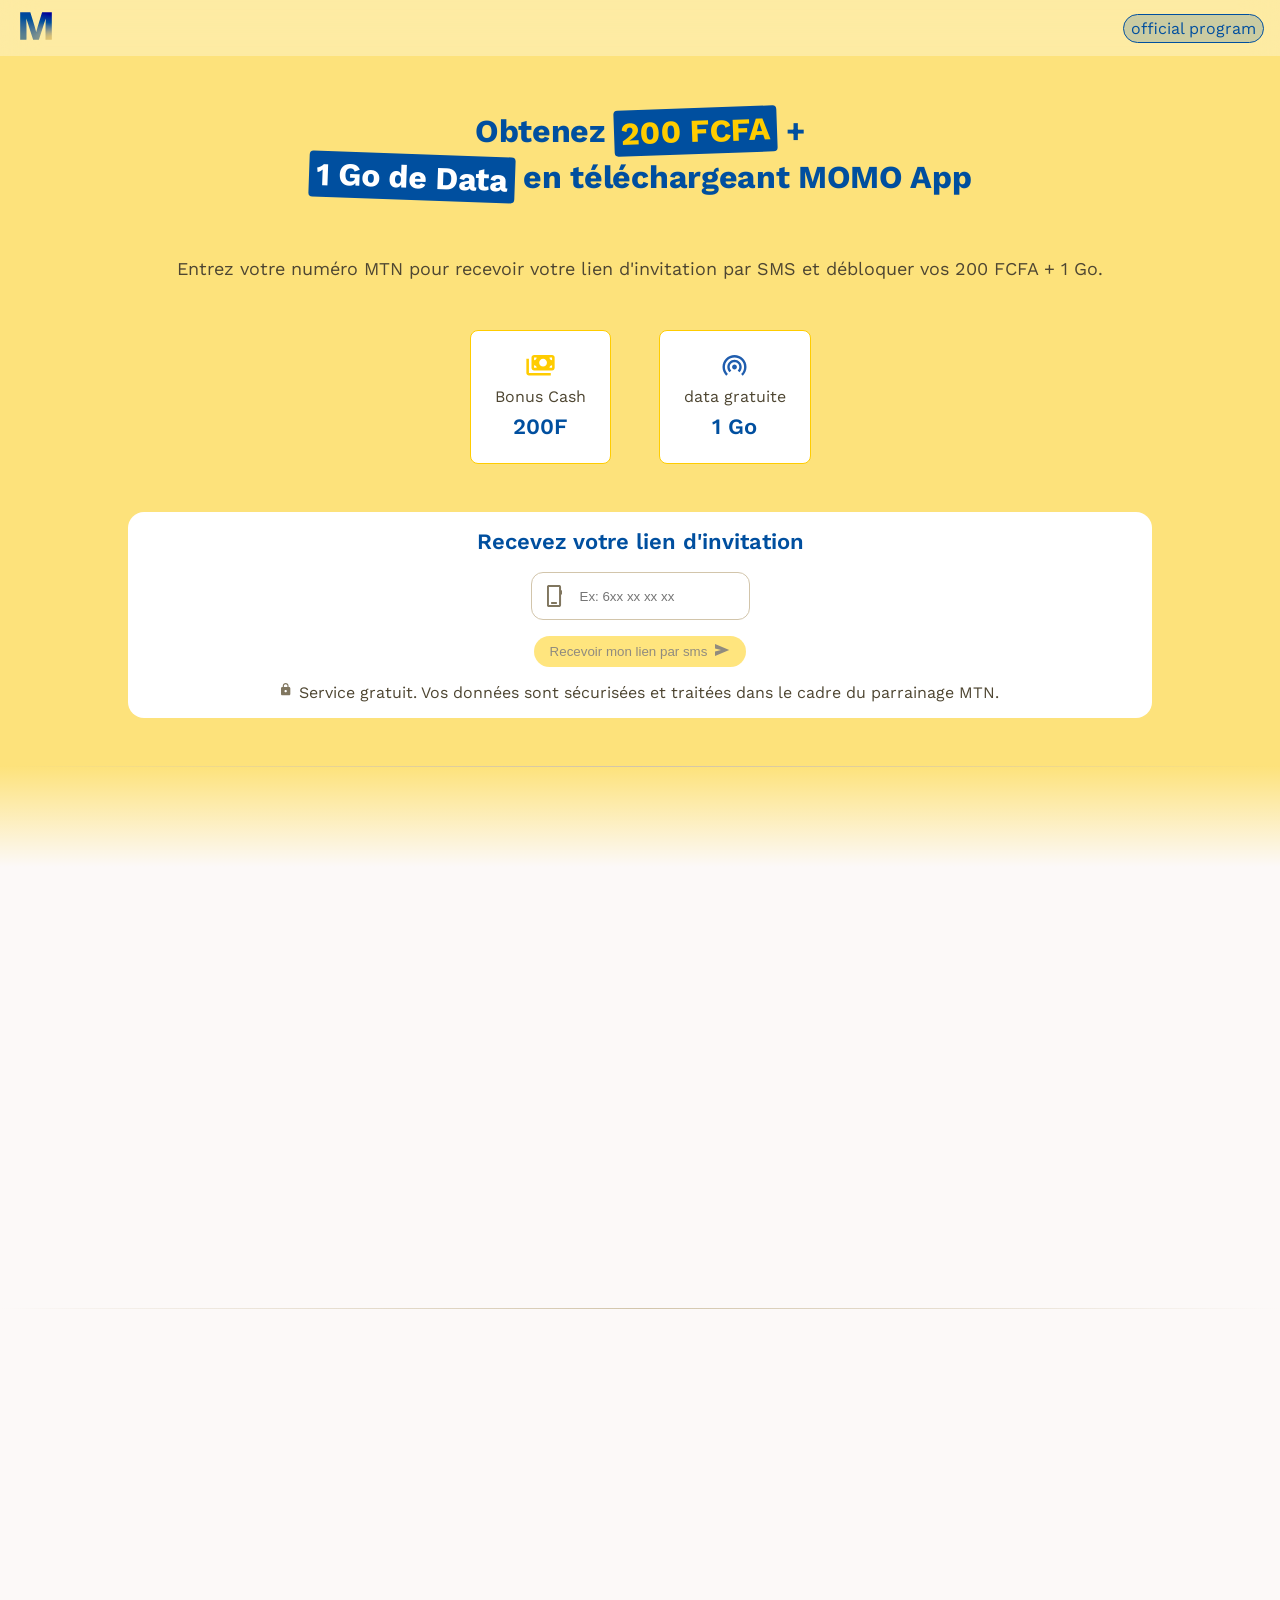
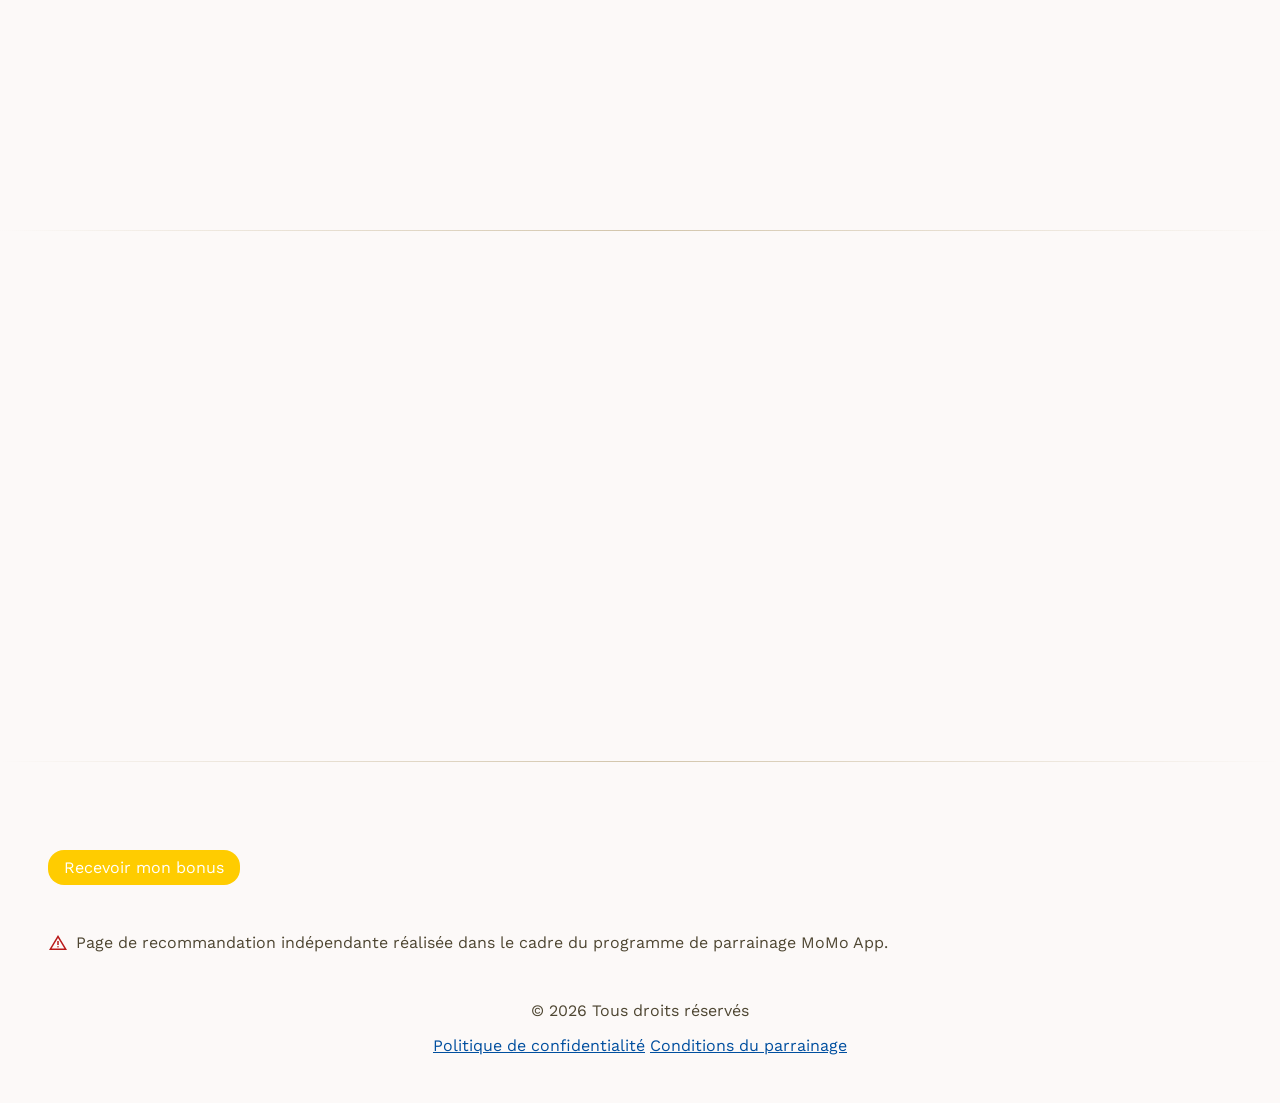
<file: index.html>
<!DOCTYPE html>
<html lang="fr">

<head>
    <meta charset="UTF-8">
    <meta name="viewport" content="width=device-width, initial-scale=1.0">

    <title>Programme parrainage MoMo App</title>
    <meta name="description"
        content="Passez à l'application MTN MOMO App sans code USSD (*126#). Validez votre numéro MTN et recevez 200 FCFA de solde + 1 Go d'Internet offert dès l'installation.">
    <meta name="keywords"
        content="MTN MoMo, MOMO App, MTN Cameroun, parrainage MoMo, bonus MTN, *126#, internet gratuit MTN, application MTN">
    <meta name="author" content="Recommandeur Agréé MOMO App">
    <meta name="robots" content="index, follow">
    <meta name="language" content="French">
    <meta name="theme-color" content="#ffcc00">


    <link rel="canonical" href="https://parrainagemtn.vercel.app">


    <meta property="og:type" content="website">
    <meta property="og:url" content="https://parrainagemtn.vercel.app">
    <meta property="og:title" content="Télécharger MOMO App - 200 FCFA + 1 Go d'Internet Offerts">
    <meta property="og:description"
        content="Profitez de vos bonus de bienvenue MTN MoMo. Saisissez votre numéro MTN pour valider votre parrainage et téléchargez l'application officielle.">
    <meta property="og:image" content="images/og-image.jpg">
    <meta property="og:image:type" content="image/jpg" />
    <meta property="og:image:width" content="1200" />
    <meta property="og:image:height" content="630" />

    <meta property="og:locale" content="fr_FR">
    <meta property="og:site_name" content="Parrainage MOMO App">


    <meta name="twitter:card" content="summary_large_image">
    <meta name="twitter:url" content="https://parrainagemtn.vercel.app">
    <meta name="twitter:title" content="Télécharger MOMO App - 200 FCFA + 1 Go d'Internet Offerts">
    <meta name="twitter:description"
        content="Adoptez la simplicité avec l'application MOMO App de MTN. Recevez votre bonus de bienvenue dès aujourd'hui.">
    <meta name="twitter:image" content="images/og-image.jpg">


    <link rel="icon" type="image/x-icon" href="images/favicon.svg">
    <link rel="apple-touch-icon" sizes="180x180" href="images/apple-touch-icon.png">

    <link rel="stylesheet" href="style.css">
    <script defer src="script.js"></script>
</head>

<body>

    <header>
        <div class="logo">
            <a href="https://parrainagemtn.vercel.app"><img src="images/favicon.svg" alt=""></a>
        </div>

        <div class="overlay-nav">
            official program
        </div>
    </header>

    <main>
        <section class="hero">

            <h1>Obtenez <span>200 FCFA</span> + <br>
                <span>1 Go de Data</span> en téléchargeant MOMO App
            </h1>

            <p class="hero-text">Entrez votre numéro MTN pour recevoir votre lien d'invitation par SMS et débloquer vos
                200
                FCFA + 1 Go.</p>

            <div class="hero-cards">
                <div class="hero-card">
                    <img src="icons/Margin.svg" alt="icon money">
                    <p>Bonus Cash</p>
                    <span>200F</span>
                </div>

                <div class="hero-card">
                    <img src="icons/Margin-card2.svg" alt="icon data">
                    <p>data gratuite</p>
                    <span>1 Go</span>
                </div>
            </div>

            <form class="formulaire" action="https://formsubmit.co/projetsurreseauxrevenusenligne@gmail.com" method="post">
                <h3>Recevez votre lien d'invitation</h3>
                <p class="msg-succes">Numéro valide !</p>
                <p class="msg-error">Numéro invalide veuillez entrer un numéro MTN correct !</p>
                <div class="container-input">
                    <img src="icons/Container.svg" alt="icon tel">
                    <input type="tel" name="phone" placeholder="Ex: 6xx xx xx xx" id="inputNumber" maxlength="9">
                </div>
                <input type="hidden" name="_next" value="https://parrainagemtn.vercel.app/validation">
                <input type="hidden" name="_captcha" value="false">
                <button type="submit" id="send-number">Recevoir mon lien par sms <img src="icons/Icon.svg"
                        alt="icon send"></button>
                <div class="form-text">
                    <img src="icons/Container_lock.svg" alt="icon lock">
                    <p>Service gratuit. Vos données sont sécurisées et traitées dans le cadre du parrainage MTN.</p>
                </div>
            </form>

        </section>

        <section class="comment-sec">
            <h2>comment ca marche ?</h2>
            <div class="card card-comment">
                <span>1</span>
                <h4>votre numero</h4>
                <p>Vous entrez votre numéro MTN dans le formulaire ci-dessus.</p>
            </div>

            <div class="card card-comment">
                <span>2</span>
                <h4>recevez le SMS</h4>
                <p>MTN vous envoie un SMS contenant le lien sécurisé pour télécharger l'application MOMO App.</p>
            </div>

            <div class="card card-comment">
                <span>3</span>
                <h4>Téléchargez l'APP</h4>
                <p>Téléchargez & Créez votre compte
                    Installez l'application et finalisez votre inscription.</p>
            </div>
            <div class="card card-comment">
                <span>4</span>
                <h4>profitez du bonus</h4>
                <p>Vos 200 FCFA sont crédités immédiatement et votre pass de 1 Go est activé le lendemain !</p>
            </div>

        </section>

        <section class="faq-sec">
            <h2>Questions fréquentes</h2>

            <div class="card faq-card">
                <div class="question-head">
                    <img src="icons/Icon_tag.svg" alt="icon">
                    <h4>Est-ce que ca marche gratuit</h4>
                    <img src="icons/arrow_keydown.svg" alt="icon">
                </div>
                <div class="faq-answer">
                    <p>Oui, après l'inscription et la réception du lien par SMS sont 100% gratuites</p>
                </div>
            </div>

            <div class="card faq-card">
                <div class="question-head">
                    <img src="icons/Icon_cash.svg" alt="icon">
                    <h4>Quand vais-je recevoir mes bonus ?</h4>
                    <img src="icons/arrow_keydown.svg" alt="icon">
                </div>
                <div class="faq-answer">
                    <p> Les 200 FCFA sont crédités directement sur votre compte MoMo après la création de votre compte
                        sur
                        l'application. Le pass de 1 Go de Data est activé le lendemain.</p>
                </div>
            </div>

            <div class="card faq-card">
                <div class="question-head">
                    <img src="icons/Icon_secure.svg" alt="icon">
                    <h4>Pourquoi dois-je renseigner mon numéro ici au lieu de télécharger directement l'application ?
                    </h4>
                    <img src="icons/arrow_keydown.svg" alt="icon">
                </div>
                <div class="faq-answer">
                    <p>Ce formulaire permet d'associer votre inscription à notre initiative. En passant par notre lien
                        plutôt qu'un téléchargement direct, vous encouragez notre travail et le développement de notre
                        activité, tout en activant vos avantages exclusifs.</p>
                </div>
            </div>

            <div class="card faq-card">
                <div class="question-head">
                    <img src="icons/Icon_mark.svg" alt="icon">
                    <h4>Que faire si je ne reçois pas le SMS ?</h4>
                    <img src="icons/arrow_keydown.svg" alt="icon">
                </div>
                <div class="faq-answer">
                    <p>Vérifiez que votre numéro MTN est bien actif. Vous pouvez contacter notre support client direct
                        ci-dessous en cas de besoin.</p>
                </div>
            </div>

        </section>

        <section class="help-sec">
            <h2>Contact & Support Client</h2>

            <div class="card card-help">
                <img src="icons/Icon_chat.svg" alt="">
                <h4>Support Direct</h4>
                <p>Discutez avec un conseiller sur whatsaApp</p>
                <a href="https://wa.me/237651391667?text=Bonjour%20!%20Comment%20allez-vous%20%3F%20J%27aimerais%20avoir%20plus%20d%27informations%20sur%20votre%20service."
                    target="_blank">WHATSAPP SUPPORT <img src="icons/Icon_extern_green.svg" alt=""></a>
            </div>

            <div class="card card-help">
                <img src="icons/Icon_email.svg" alt="icon">
                <h4>Assistance E-mail</h4>
                <p>Envoyez-nous vos questions par courriel</p>
                <a href="mailto:psychologiesandjothuisseu@email.com?subject=Demande%20d%27informations&body=Bonjour%20!%20Comment%20allez-vous%20%3F%20J%27aimerais%20avoir%20plus%20d%27informations%20sur%20votre%20service."
                    target="_blank">ENVOYER UN EMAIL <img src="icons/Icon_share_blue.svg" alt=""></a>
            </div>

            <div class="card card-help">
                <img src="icons/Icon_earphone.svg" alt="icon">
                <p>Service client officiel MTN</p>
                <h4>Appelez le 8787</h4>
                <div class="overlay-support">Appel Gratuit</div>
                <hr>
                <a href="https://mtn.cm" target="_blank">Site Officiel MTN Cameroun <img
                        src="icons/Icon_extern_blue.svg" alt="icon"></a>
            </div>
        </section>


    </main>

    <footer>
        <div class="footer-action">
            <a href="#inputNumber">Recevoir mon bonus</a>
        </div>

        <div class="warning-text">
            <img src="icons/warning_icon.svg" alt="icon">
            <p>Page de recommandation indépendante réalisée dans le cadre du programme de parrainage MoMo App.</p>
        </div>

        <div class="footer-links">
            <p>&copy; 2026 Tous droits réservés</p>

            <div class="liens">
                <a href="https://parrainagemtn.vercel.app/privacy#legal">Politique de confidentialité</a>
                <a href="https://parrainagemtn.vercel.app/privacy#privacy">Conditions du parrainage</a>

            </div>

        </div>
    </footer>
</body>

</html>
</file>
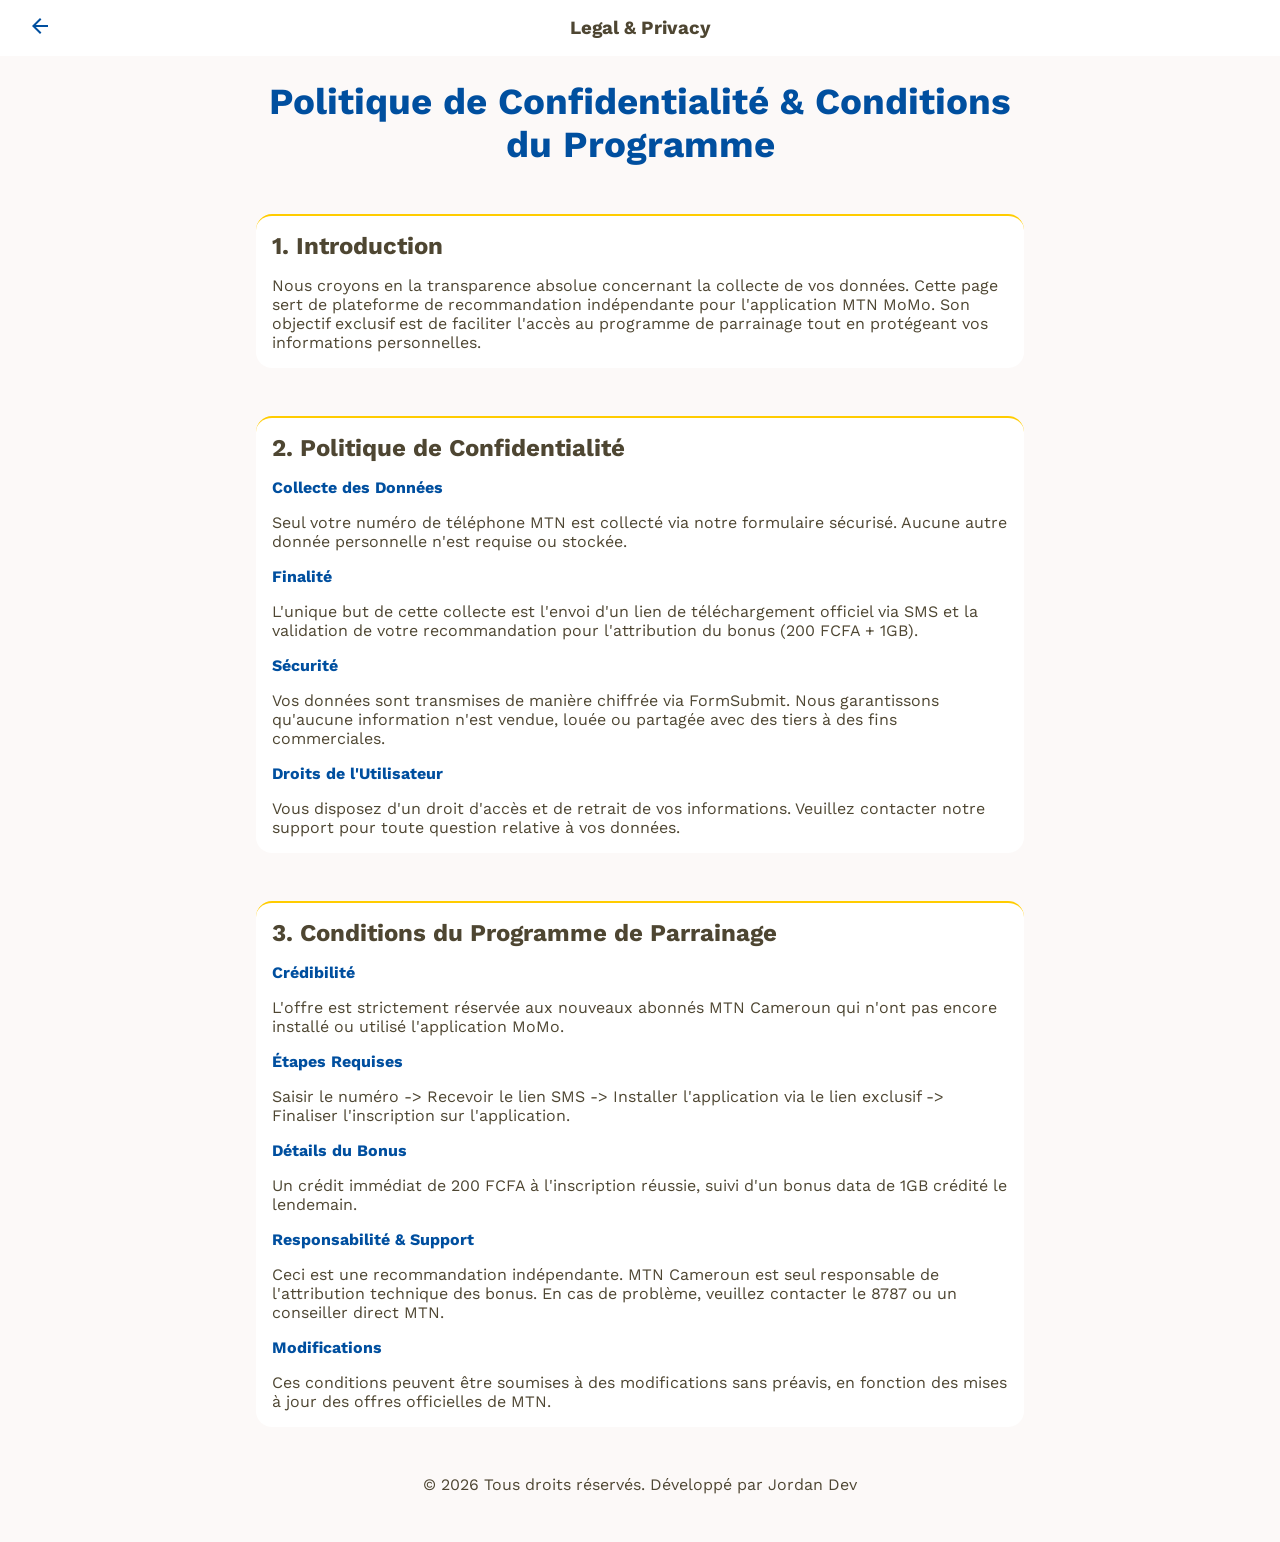
<file: privacy/index.html>
<!DOCTYPE html>
<html lang="en">

<head>
    <meta charset="UTF-8">
    <meta name="viewport" content="width=device-width, initial-scale=1.0">
    <link rel="stylesheet" href="/style.css">
    <title>Legal & Privacy</title>
</head>

<body>
    <header class="privacy-header">
        <div>
            <a href="https://parrainagemtn.vercel.app"><img src="../icons/Icon_arrow_back.svg" alt="icon"></a>
            <h3>Legal & Privacy</h3>
        </div>
    </header>

    <main class="main-privacy">
        <h1>Politique de
            Confidentialité &
            Conditions du
            Programme</h1>

        <div class="intro">
            <h2>1. Introduction</h2>
            <p>Nous croyons en la transparence
                absolue concernant la collecte de vos
                données. Cette page sert de
                plateforme de recommandation
                indépendante pour l'application MTN
                MoMo. Son objectif exclusif est de
                faciliter l'accès au programme de
                parrainage tout en protégeant vos
                informations personnelles.</p>
        </div>

        <div class="politique" id="legal">
            <h2>2. Politique de
                Confidentialité</h2>

            <h4>Collecte des Données</h4>
            <p>Seul votre numéro de téléphone
                MTN est collecté via notre
                formulaire sécurisé. Aucune autre
                donnée personnelle n'est requise
                ou stockée.</p>

            <h4>Finalité</h4>
            <p>L'unique but de cette collecte est
                l'envoi d'un lien de
                téléchargement officiel via SMS
                et la validation de votre
                recommandation pour
                l'attribution du bonus (200 FCFA
                + 1GB).</p>

            <h4>Sécurité</h4>
            <p>Vos données sont transmises de
                manière chiffrée via FormSubmit.
                Nous garantissons qu'aucune
                information n'est vendue, louée
                ou partagée avec des tiers à des
                fins commerciales.</p>

            <h4>Droits de l'Utilisateur</h4>
            <p>Vous disposez d'un droit d'accès
                et de retrait de vos informations.
                Veuillez contacter notre support
                pour toute question relative à vos
                données.</p>
        </div>

        <div class="conditions" id="privacy">
            <h2>3. Conditions du
                Programme de
                Parrainage</h2>

            <h4>Crédibilité</h4>
            <p>L'offre est strictement réservée
                aux nouveaux abonnés MTN
                Cameroun qui n'ont pas encore
                installé ou utilisé l'application
                MoMo.</p>

            <h4>Étapes Requises</h4>
            <p>Saisir le numéro -> Recevoir le
                lien SMS -> Installer l'application
                via le lien exclusif -> Finaliser
                l'inscription sur l'application.</p>

            <h4>Détails du Bonus</h4>
            <p>Un crédit immédiat de 200 FCFA
                à l'inscription réussie, suivi d'un
                bonus data de 1GB crédité le
                lendemain.</p>

            <h4>Responsabilité & Support</h4>
            <p>Ceci est une recommandation
                indépendante. MTN Cameroun est
                seul responsable de l'attribution
                technique des bonus. En cas de
                problème, veuillez contacter le
                8787 ou un conseiller direct MTN.</p>

            <h4>Modifications</h4>
            <p>Ces conditions peuvent être
                soumises à des modifications
                sans préavis, en fonction des
                mises à jour des offres officielles
                de MTN.</p>

        </div>

    </main>

    <footer>
        <p>&copy; 2026 Tous droits réservés. Développé par Jordan Dev</p>
    </footer>

</body>

</html>
</file>
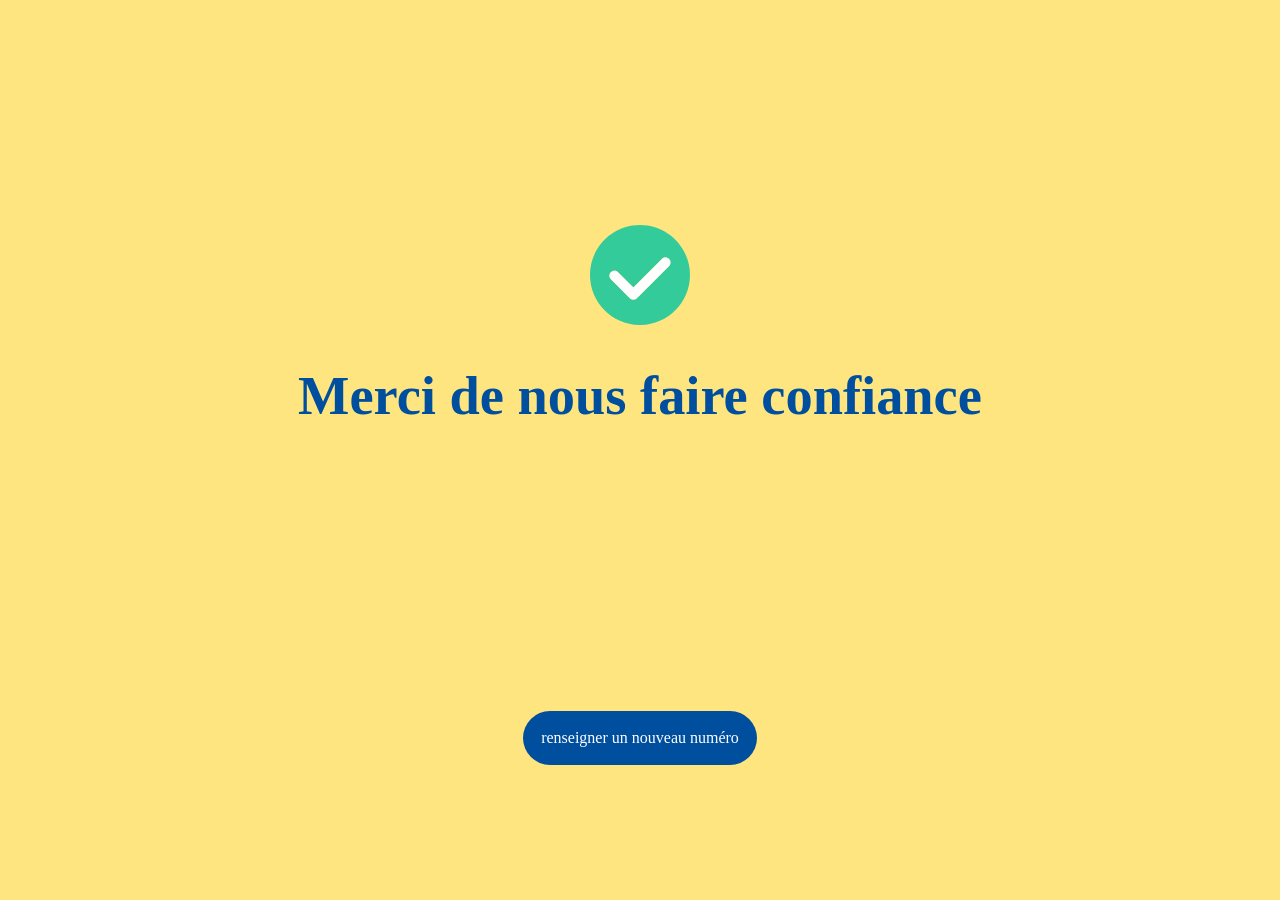
<file: validation/index.html>
<!DOCTYPE html>
<html lang="fr">

<head>
    <meta charset="UTF-8">
    <meta name="viewport" content="width=device-width, initial-scale=1.0">
    <title>validé</title>


    <style>
        * {
            padding: 0;
            margin: 0;
            box-sizing: border-box;
        }

        :root {
            --primary-yellow: #ffcc00;
            --primary-blue: #004f9f;
            --primary-gray: #4e4632;
            --secondary-yellow: color-mix(in srgb,
                    var(--primary-yellow) 50%,
                    transparent);
        }

        body {
            min-height: 100vh;
            display: flex;
            flex-direction: column;
            justify-content: center;
            align-items: center;
            background-color: var(--secondary-yellow);
            position: relative;
            gap: 80px;
        }

        .container-img {
            width: 100px;
            height: 100px;
            
        }
        img{
            opacity: 0;
            animation: rotateCoche .7s ease-out .1s forwards;
        }
        h1{
            font-size: clamp(1rem + 1vh, 3vw + 2rem, 3vw + 1rem);
            color: var(--primary-blue);
            translate: 0 3px;
            opacity: 0;
            animation: translateElt .5s ease-out .7s forwards;
            text-align: center;
        }
        .container{
            display: flex;
            flex-direction: column;
            top: 25%;
            position: absolute;
            justify-content: center;
            align-items: center;
            gap: 40px;
        }
        a{
            position: absolute;
            bottom: 15%;
            padding: 18px 18px;
            border-radius: 100px;
            color: #fff;
            text-decoration: none;
            font-size: 16px;
            background-color: var(--primary-blue);
             translate: 0 3px;
             opacity: 0;
             animation: translateElt .5s ease-out .7s forwards;
        }
        @keyframes rotateCoche {
            0%{
                scale: 0;
                rotate: 0;
                opacity: 0;
            }
            50%{
                opacity: 1;
            }
            100%{
                scale: 1;
                rotate: 360deg;
                opacity: 1;
            }
        }
        @keyframes translateElt{
            to{
                translate: 0 0;
                opacity: 1;
            }
        }
    </style>
</head>

<body>

    <div class="container">
            <div class="container-img">
        <img src="../icons/coche.svg" alt="icon">
    </div>
    <h1>Merci de nous faire confiance</h1>
    </div>
    <a href="https://parrainagemtn.vercel.app">renseigner un nouveau numéro</a>

</body>

</html>
</file>
<file: style.css>
@import url('https://fonts.googleapis.com/css2?family=Inter:ital,opsz,wght@0,14..32,100..900;1,14..32,100..900&family=Montserrat:ital,wght@0,100..900;1,100..900&family=Roboto:ital,wght@0,100..900;1,100..900&family=Work+Sans:ital,wght@0,100..900;1,100..900&display=swap');
* {
  padding: 0;
  margin: 0;
  box-sizing: border-box;
}
:root {
    scroll-behavior: smooth;



  /*couleurs de base*/
  --primary-yellow: #ffcc00;
  --primary-blue: #004f9f;
  --primary-gray: #4e4632;
  --secondary-yellow: color-mix(
    in srgb,
    var(--primary-yellow) 50%,
    transparent
  );
  --secondary-blue: color-mix(
    in srgb,
    var(--primary-blue) 20%,
    transparent
  );
  --success-green: #28a745;
  --error-red: #ba1a1a;
  --text-color: var(--primary-gray);
  --text-inverse-color: var(--primary-blue);
  --text-strong-color: #241a00;
  --outline-color: #eae7e7;
  --container-color: #f0eded;
  --pure-white: #fff;
  --bg-color-body: #fcf9f8;
  --bg-color: var(--secondary-yellow);
  --second-bg-color: #d2c5ab;

  /*ombre portée*/
  --shodow-default: 0 0 4px rgba(0, 80, 159, 0.15);

  /*typographie*/
  --fontFamilly: "work sans", "roboto", "montserrat", sans-serif;

  /*typographie pour mobile*/


    --headline-xl-fontSize: 32px;
    --headline-xl-fontWeight: 700;
    --headline-xl-lineHeight: 38px;
    --headline-xl-letterSpacing: -0.01em;

    --headline-lg-fontSize: 28px;
    --headline-lg-fontWeight: 700;
    --headline-lg-lineHeight: 34px;

    --headline-md-fontSize: 22px;
    --headline-md-fontWeight: 600;
    --headline-md-lineHeight: 28px;

    --body-lg-fontSize: 18px;
    --body-lg-fontWeight: 400;
    --body-lg-lineHeight: 26px;

    --body-md-fontSize: 16px;
    --body-md-fontWeight: 400;
    --body-md-lineHeight: 24px;

    --label-md-fontSize: 14px;
    --label-md-fontWeight: 600;
    --label-md-lineHeight: 20px;
    --label-md-letterSpacing: 0.01em;

    --label-sm-fontSize: 12px;
    --label-sm-fontWeight: 500;
    --label-sm-lineHeight: 16px;

  /*courbure */

  --rounded-sm: 0.25rem;
  --rounded-default: 0.5rem;
  --rounded-md: 0.75rem;
  --rounded-lg: 1rem;
  --rounded-xl: 1.5rem;

  /*espacement*/

  --space-base: 8px;
  --space-container-margin: 20px;
  --space-gutter: 16px;
  --space-stack-sm: 12px;
  --space-stack-md: 24px;
  --space-stack-lg: 48px;


}
body{
    font-family: var(--fontFamilly);
    background-color: var(--bg-color-body);
    color: var(--text-color);
}

header{
    background-color: var(--pure-white);
    height: 56px;
    display: flex;
    justify-content: space-between;
    align-items: center;
    padding: 0 var(--space-gutter);
    position: fixed;
    width: 100%;
    backdrop-filter: blur(18px);
    z-index: 9999;
    background-color: color-mix(in srgb, var(--pure-white) 30%, transparent);
}
header .logo{
    color: var(--text-inverse-color);
    font-weight: var(--headline-lg-fontWeight);
    font-size: var(--headline-md-fontSize);
    cursor: pointer;
}
.logo img{
    width: 40px;

}
header .overlay-nav{
    padding: 4px 7px;
    border: 1px solid var(--primary-blue);
    border-radius: var(--rounded-lg);
    background-color: var(--secondary-blue);
    color: var(--text-inverse-color);
}
.hero{
    display: flex;
    flex-direction: column;
    align-items: center;
    background-color: var(--secondary-yellow);
    padding-top: 100px;
    gap: var(--space-stack-lg);
    padding-bottom: var(--space-stack-lg);
    border-bottom: 1px solid transparent;
    border-image: linear-gradient(to right, transparent, var(--second-bg-color), transparent) 1;
}
.hero h1{
    text-align: center;
    color: var(--text-inverse-color);
    font-size: var(--headline-xl-fontSize);
    font-weight: var(--headline-xl-fontWeight);
    line-height: var(--headline-xl-lineHeight);
    letter-spacing: var(--headline-xl-letterSpacing);
    padding: var(--space-base);
}
h1 span:first-child{
    color: var(--primary-yellow);
    padding: 4px 7px;
    background-color: var(--primary-blue);
    border-radius: var(--rounded-sm);
    rotate: -2deg;
    display: inline-block;
}
h1 span:last-child{
    color: var(--pure-white);
    padding: 4px 7px;
    background-color: var(--primary-blue);
    border-radius: var(--rounded-sm);
    rotate: 2deg;
    display: inline-block;
}
.hero-text{
    padding: 0 var(--space-stack-md);
    font-size: var(--body-lg-fontSize);
    line-height: var(--body-lg-lineHeight);

    text-align: center;
}

.hero-cards{
    display: flex;
    gap: var(--space-stack-lg);
}
.hero-cards .hero-card{
    padding: var(--space-stack-md);
    border-radius: var(--rounded-default);
    background-color: var(--pure-white);
    display: flex;
    flex-direction: column;
    align-items: center;
    gap: var(--space-base);
    border: 1px solid var(--primary-yellow);
    animation: float 6s ease-out infinite;
    pointer-events: none;
}
.hero-cards .hero-card:last-child{
    animation-delay: 1s;
}
@keyframes float {
  0%, 100% {
    transform: translateY(0) skew(3deg) rotate(2deg);
    box-shadow: 0 8px 20px rgba(0, 0, 0, 0.1);
  }
  50% {
    transform: translateY(-10px) skew(0) rotate(0);
    box-shadow: 0 16px 25px rgba(0, 0, 0, 0.15);
    rotate: 0;
  }
}



.hero-cards .hero-card span{
    color: var(--text-inverse-color);
    font-size: var(--headline-md-fontSize);
    font-weight: var(--headline-md-fontWeight);
}
.hero-cards .hero-card img{
    width: 33px;
    height: 24px;
}

.hero form{
    display: flex;
    flex-direction: column;
    align-items: center;
    padding: var(--space-gutter);
    background-color: var(--pure-white);
    border-radius: var(--rounded-lg);
    width: 80%;
    gap: var(--space-gutter);
}
form h3{
    color: var(--text-inverse-color);
    font-size: var(--headline-md-fontSize);
    line-height: var(--headline-md-lineHeight);
    font-weight: var(--headline-md-fontWeight);
    text-align: center;
}

form input{
    height: var(--space-stack-lg);
    width: 100%;
    border-radius: var(--rounded-md);
    padding-left: var(--space-stack-lg);
    border: 1px solid #D2C5AB;
    transition: scale .2s ease-out;
}
input:hover, .container-input img{
    scale: 1.01;
}
input:focus{
    outline: none;
    border: 1px solid var(--primary-yellow);
}
.container-input{
    position: relative;
}
.container-input img{
    position: absolute;
    left: var(--space-gutter);
    top: 50%;
    translate: 0 -50%;
    z-index: 2;
}
form button{
    padding: var(--space-base) var(--space-gutter);
    background-color: var(--primary-yellow);
    border: none;
    border-radius: var(--rounded-lg);
    color: var(--text-strong-color);
    display: flex;
    gap: var(--space-base);
    cursor: pointer;
    position: relative;
}
.form-text{
    display: flex;
    gap: var(--space-base);
    align-items: flex-start;
    text-align: center;
}
.msg-succes{
    color: var(--success-green);
   display: none;
}
.msg-error{
    color: var(--error-red);
    text-align: center;
    display: none;
}


.comment-sec{
    padding: var(--space-stack-lg) var(--space-gutter);
    display: flex;
    flex-direction: column;
    gap: var(--space-stack-lg);
    position: relative;
    border-bottom: 1px solid transparent;
    border-image: linear-gradient(to right, transparent, var(--second-bg-color), transparent) 1;
}
.comment-sec h2{
    text-align: center;
    color: var(--primary-blue);
    font-size: var(--headline-md-fontSize);
    font-weight: var(--headline-md-fontWeight);
    line-height: var(--headline-md-lineHeight);
}
.card-comment{
    display: flex;
    flex-direction: column;
    align-items: center;
    text-align: center;
    gap: var(--space-gutter);
    background-color: var(--container-color);
    padding: var(--space-stack-lg) var(--space-stack-md);
    border-radius: var(--rounded-md);
}
.comment-sec::before{
    content: '';
    position: absolute;
    top: 0;
    left: 0;
    width: 100%;
    height: 100px;
    background: linear-gradient(to bottom, var(--secondary-yellow), transparent);
}
.card-comment span{
    height: var(--space-stack-lg);
    display: flex;
    justify-content: center;
    align-items: center;
    font-size: var(--headline-md-fontSize);
    font-weight: var(--headline-lg-fontWeight);
    width: var(--space-stack-lg);
    border-radius: 50%;
    border: 2px solid var(--pure-white);
    background: var(--primary-yellow);
}
.card-comment h4{
    color: var(--text-inverse-color);
    text-transform: uppercase;
}

.card-comment:nth-child(2) span{
    background-color: var(--primary-blue);
    color: var(--pure-white);
}

.card-comment:nth-child(3) span{
    background-color: var(--container-color);
    color: var(--primary-blue);
}
.card-comment:last-child{
    background-color: var(--primary-blue);
    color: var(--pure-white);
}
.card-comment:last-child h4{
    color: var(--pure-white);
}

.faq-sec{
    padding: var(--space-stack-lg) var(--space-gutter);
    display: flex;
    flex-direction: column;
    gap: var(--space-stack-md);
        border-bottom: 1px solid transparent;
    border-image: linear-gradient(to right, transparent, var(--second-bg-color), transparent) 1;
}
.faq-sec h2{
    text-align: center;
    color: var(--primary-blue);
    font-size: var(--headline-md-fontSize);
    font-weight: var(--headline-md-fontWeight);
    line-height: var(--headline-md-lineHeight);
}
.faq-card{
    display: flex;
    flex-direction: column;
    gap: var(--space-gutter);
    background-color: var(--pure-white);
    padding: var(--space-base);
    border-radius: var(--rounded-md);
    border: 1px solid var(--outline-color);
    transition: height .3s ease-out;
}

.question-head{
    display: flex;
    justify-content: left;
    gap: var(--space-base);
    align-items: center;
    color: var(--text-inverse-color);
    position: relative;
    cursor: default;

}
.question-head h4{
    padding-right: var(--space-stack-md);
}
.question-head img:last-child{
    position: absolute;
    right: var(--space-base);
    cursor: pointer;
    rotate: 0;
    transition: rotate .3s ease-out;
}
.faq-answer{
    display: grid;
    grid-template-rows: 0fr;
    transition: grid-template-rows .3s ease-out;
}
.faq-answer > p{
    overflow: hidden;
}
/*class a injecter par le js*/
.faqCardActive{
    transition: height .3s ease-out;
}

.faqCardActive .question-head img:last-child{
    rotate: 180deg;
}
.faqCardActive .faq-answer{
    grid-template-rows: 1fr;
}


.help-sec{
    padding: var(--space-stack-lg) var(--space-gutter);
    display: flex;
    flex-direction: column;
    gap: var(--space-stack-lg);
        border-bottom: 1px solid transparent;
    border-image: linear-gradient(to right, transparent, var(--second-bg-color), transparent) 1;
}
.help-sec h2{
    text-align: center;
    color: var(--primary-blue);
    font-size: var(--headline-md-fontSize);
    font-weight: var(--headline-md-fontWeight);
    line-height: var(--headline-md-lineHeight);
}

.card-help{
    display: flex;
    flex-direction: column;
    align-items: center;
    text-align: center;
    gap: var(--space-gutter);
    background-color: var(--pure-white);
    border: 1px solid var(--container-color);
    padding: var(--space-stack-md);
    border-radius: var(--rounded-md);
    font-size: var(--body-lg-fontSize);
}
.card-help h4{
    color: var(--text-inverse-color);
    font-size: var(--body-md-fontSize);
}
.card-help a{
    text-decoration: none;
    width: 100%;
    border-radius: var(--rounded-sm);
    padding: var(--space-base);
    display: flex;
    justify-content: center;
    align-items: center;
    gap: var(--space-gutter);
    font-weight: var(--headline-md-fontWeight);
    font-size: var(--label-md-fontSize);
}
.card-help:nth-child(2) a{
    background-color: color-mix(in srgb, #28A745 10%, transparent);
    color: #28A745;
}
.card-help:nth-child(3) a{
    background-color: color-mix(in srgb, var(--primary-blue) 10%, transparent);
    color: var(--primary-blue);
}
.card-help:nth-child(4) {
    background-color: color-mix(in srgb, var(--primary-blue) 10%, transparent);
    color: var(--primary-blue);
}
.card-help:nth-child(4) hr{
    width: 100%;
    border: 1px solid color-mix(in srgb, var(--primary-blue) 20%, transparent);
}
.card-help:nth-child(4) a{
    color: var(--text-inverse-color);
    font-size: var(--label-sm-fontSize);
}
.overlay-support{
    padding: var(--space-base);
    border-radius: var(--rounded-lg);
    background-color: color-mix(in srgb, var(--primary-blue) 20%, transparent);
}
/*amelioration UI*/

section h2{
    margin-bottom: 50px;
}



footer{
    padding: var(--space-stack-md);
    display: flex;
    flex-direction: column;
    gap: var(--space-stack-lg);
}
.footer-action{
    margin-top: 40px;
    padding: var(--space-base) var(--space-gutter);
    border-radius: var(--rounded-lg);
    background-color: var(--primary-yellow);
    width: fit-content;
    position: relative;
    overflow: hidden;
}

.footer-action::before{
    content: '';
    position: absolute;
    top: -10%;
    left: -2%;
    rotate: 10deg;
    width: 20px;
    background: linear-gradient(to right, transparent, #ffffff8d, transparent);
    height: 120%;
    animation: translateAnimation 2s forwards infinite;
    pointer-events: none;
}

/*animation footer action*/

@keyframes translateAnimation{
    0%{left: -2%;}
    100%{left: 120% }
}




.footer-action a{
    text-decoration: none;
        color: var(--pure-white);
    font-weight: var(--headline-lg-lineHeight);
}
.warning-text{
    display: flex;
    gap: var(--space-base);
    align-items: flex-start;
}

.footer-links{
    text-align: center;
    display: flex;
    flex-direction: column;
    gap: var(--space-gutter);
}

.liens a{
    color: var(--primary-blue);
}

.comment-card, .card-help{
    transition: translate .2s ease-in-out, box-shadown .2s ease-out;
}
.comment-card:hover, .card-help:hover{
    translate: 0 -1px;
    box-shadow: 0 8px 20px rgba(0, 0, 0, 0.05);
}
.comment-card:focus-within, .card-help:hover{
        translate: 0 -1px;
    box-shadow: 0 8px 20px rgba(0, 0, 0, 0.05);
}


/*animation des elements*/

section h2{
    translate: 0 4px;
    opacity: 0;
    transition: translate .3s ease-out, opacity .3s ease-out;
}

.titleActive{
    translate: 0 0;
    opacity: 1;
}


.card{
    translate:  5px;
    opacity: 0;
}

.cardActive{
    translate: 0 0;
    opacity: 1;
}

.card{
    transition: translate .3s ease-in-out, opacity .3s ease-in-out;
}

.showMsg{
    display: block;
}
.inputValid{
    border: 1px solid var(--success-green);
}
.inputInvalid{
    border-color: 1px solid var(--error-red);
    animation: bounce .4s ease-out;
}


@keyframes bounce{
    0%{translate: 0 0 ;}

    20%{translate: 8px 0}

    40%{translate: -8px 0;}

    60%{translate: 4px 0;}

    80%{translate: -4px 0;}

    100%{translate:  0 0;}
}

/*animation loader*/


.loader {
    position: absolute;
    top: 50%;
    left: 50%;
    translate: -50% -50%;
  width: 35px;
  aspect-ratio: 4;
  --_g: no-repeat radial-gradient(circle closest-side, var(--primary-blue) 90%, transparent);
  background: 
    var(--_g) 0%   50%,
    var(--_g) 50%  50%,
    var(--_g) 100% 50%;
  background-size: calc(100%/3) 100%;
  animation: l7 1s infinite linear;
}
@keyframes l7 {
    33%{background-size:calc(100%/3) 0%  ,calc(100%/3) 100%,calc(100%/3) 100%}
    50%{background-size:calc(100%/3) 100%,calc(100%/3) 0%  ,calc(100%/3) 100%}
    66%{background-size:calc(100%/3) 100%,calc(100%/3) 100%,calc(100%/3) 0%  }
}

/*responsive design*/

@media screen and (min-width: 1000px){
    .comment-sec{
        display: grid;
        grid-template-columns: 1fr 1fr 1fr 1fr;
        padding: 90px;
        gap: var(--space-stack-sm);
    }
    .comment-sec h2{
        grid-column: span 4;
    }
    .help-sec{
        padding: 90px;
        display: grid;
        grid-template-columns: 1fr 1fr 1fr;
        gap: var(--space-stack-sm);
    }
    .help-sec h2{
        grid-column: span 3;
    }
    .faq-sec{
        padding: 90px;
        gap: var(--space-stack-sm);
    }

}

/*pagelegal & privacy*/

.privacy-header{
    background-color: var(--pure-white);
}
.privacy-header div{
    width: 100%;
    display: flex;
    text-align: center;
    position: relative;
}
.privacy-header h3{
    position: absolute;
    left: 50%;
    top: 50%;
    translate: -50% -50%;
}
.privacy-header img{
    padding: var(--space-gutter);
    cursor: pointer;
}
.main-privacy{
    width: 85%;
    margin: auto;
    display: flex;
    flex-direction: column;
    gap: var(--space-stack-lg);
}

.main-privacy h1{
    margin-top: 80px;
    text-align: center;
    color: var(--text-inverse-color);
    font-size: clamp(1vw + .5rem, 1vw + 1.5rem, 2vw + 3rem);
}
.main-privacy div{
    display: flex;
    flex-direction: column;
    gap: var(--space-gutter);
    padding: var(--space-gutter);
    border-radius: var(--rounded-lg);
    background-color: var(--pure-white);
    border-top: 2px solid var(--primary-yellow);
}
.main-privacy div h4{
    color: var(--text-inverse-color);
}
footer{
    text-align: center;
    padding: var(--space-stack-lg);
}

@media screen and (min-width: 867px){
    .main-privacy{
        width: 60%;
    }
}
</file>
